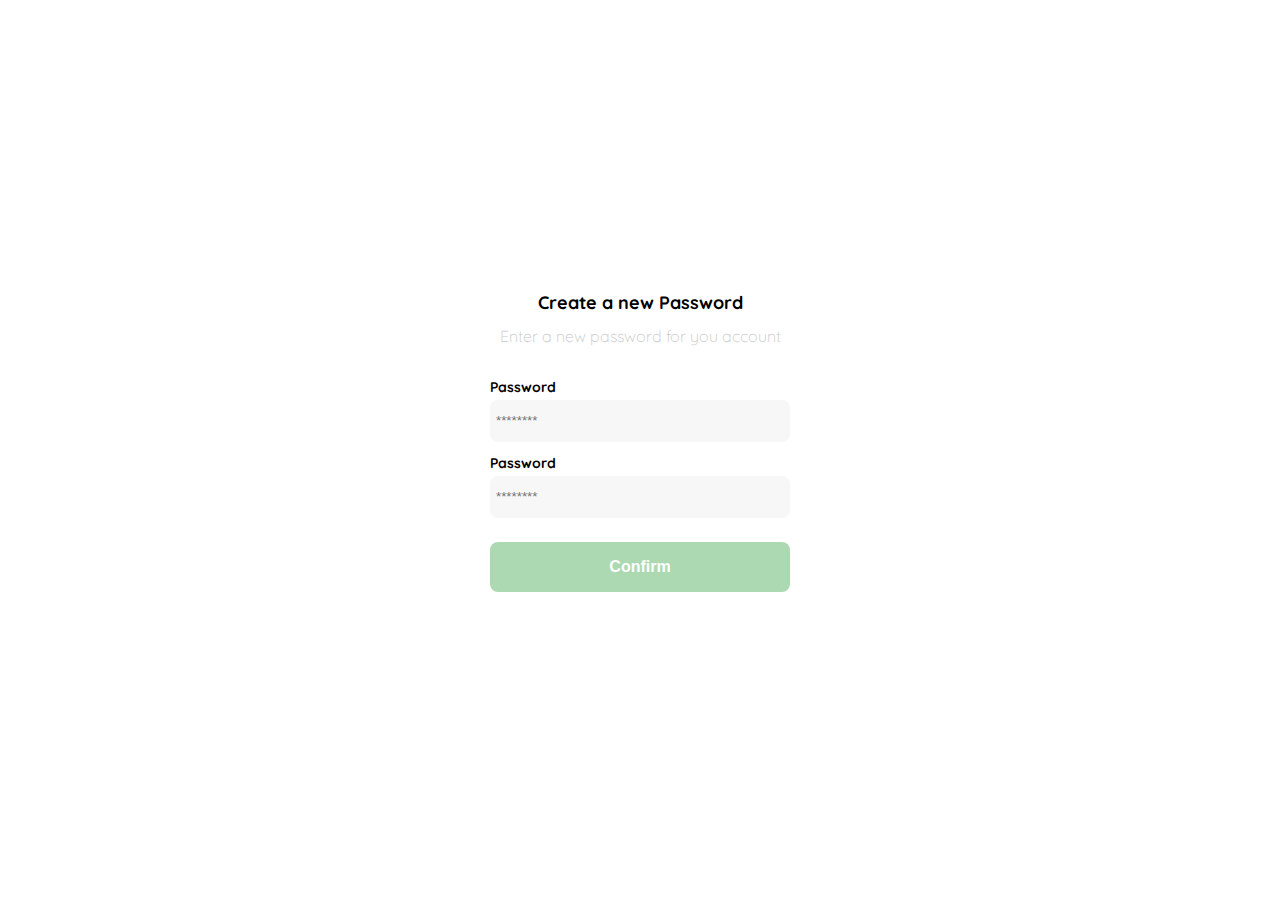
<file: change_pass.html>
<!DOCTYPE html>
<html lang="en">
  <head>
    <meta charset="UTF-8" />
    <meta http-equiv="X-UA-Compatible" content="IE=edge" />
    <meta name="viewport" content="width=device-width, initial-scale=1.0" />
    <link rel="preconnect" href="https://fonts.googleapis.com" />
    <link rel="preconnect" href="https://fonts.gstatic.com" crossorigin />
    <link
      href="https://fonts.googleapis.com/css2?family=Quicksand:wght@300;500;700&display=swap"
      rel="stylesheet"
    />

    <title>Password change</title>

    <style>
      :root {
        --sm: 1.4rem;
        --md: 1.6rem;
        --lg: 1.8rem;
        --white: #fff;
        --black: #000;
        --very-light-pink: #c7c7c7;
        --text-input-field: #f7f7f7;
        --hospital-green: #acd9b2;
        font-size: 62.5%;
      }
      body {
        margin: 0;
        font-size: 1.6rem;
        font-family: "Quicksand", sans-serif;
      }
      .login {
        width: 100%;
        height: 100vh;
        display: grid;
        place-items: center;
      }
      .form-container {
        display: grid;
        grid-template-rows: auto 1fr auto;
        width: 30rem;
      }
      .logo {
        width: 15rem;
        margin-bottom: 4.8rem;
        justify-self: center;
        display: none;
      }
      .title {
        font-size: var(--lg);
        margin-bottom: 1.2rem;
        text-align: center;
      }
      .subtitle {
        color: var(--very-light-pink);
        font-size: var(--md);
        font-weight: 300;
        margin-top: 0;
        margin-bottom: 3.2rem;
        text-align: center;
      }
      .form {
        display: flex;
        flex-direction: column;
      }
      .label {
        font-size: var(--sm);
        font-weight: bold;
        margin-bottom: 0.4rem;
      }
      .input {
        background-color: var(--text-input-field);
        border: none;
        border-radius: 0.8rem;
        height: 3rem;
        padding: 0.6rem;
        margin-bottom: 1.2rem;
      }
      .primary-button {
        background-color: var(--hospital-green);
        border-radius: 0.8rem;
        border: none;
        color: var(--white);
        width: 100%;
        cursor: pointer;
        font-size: var(--md);
        font-weight: bold;
        height: 5rem;
      }
      .login-button {
        margin-top: 1.2rem;
        margin-bottom: 3rem;
      }

      @media (max-width: 640px) {
        .logo {
          display: block;
        }
      }
    </style>
  </head>

  <body>
    <div class="login">
      <div class="form-container">
        <img src="./logos/logo_yard_sale.svg" alt="logo" class="logo" />

        <h1 class="title">Create a new Password</h1>
        <p class="subtitle">Enter a new password for you account</p>

        <form action="/" class="form">
          <label for="password" class="label">Password</label>
          <input
            type="password"
            name="password"
            id="password"
            placeholder="********"
            class="input input-password"
          />
          <label for="new-password" class="label">Password</label>
          <input
            type="new-password"
            name="new-password"
            id="new-password"
            placeholder="********"
            class="input input-password"
          />
          <input
            type="submit"
            value="Confirm"
            class="primary-button login-button"
          />
        </form>

      </div>
    </div>
  </body>
</html>
</file>
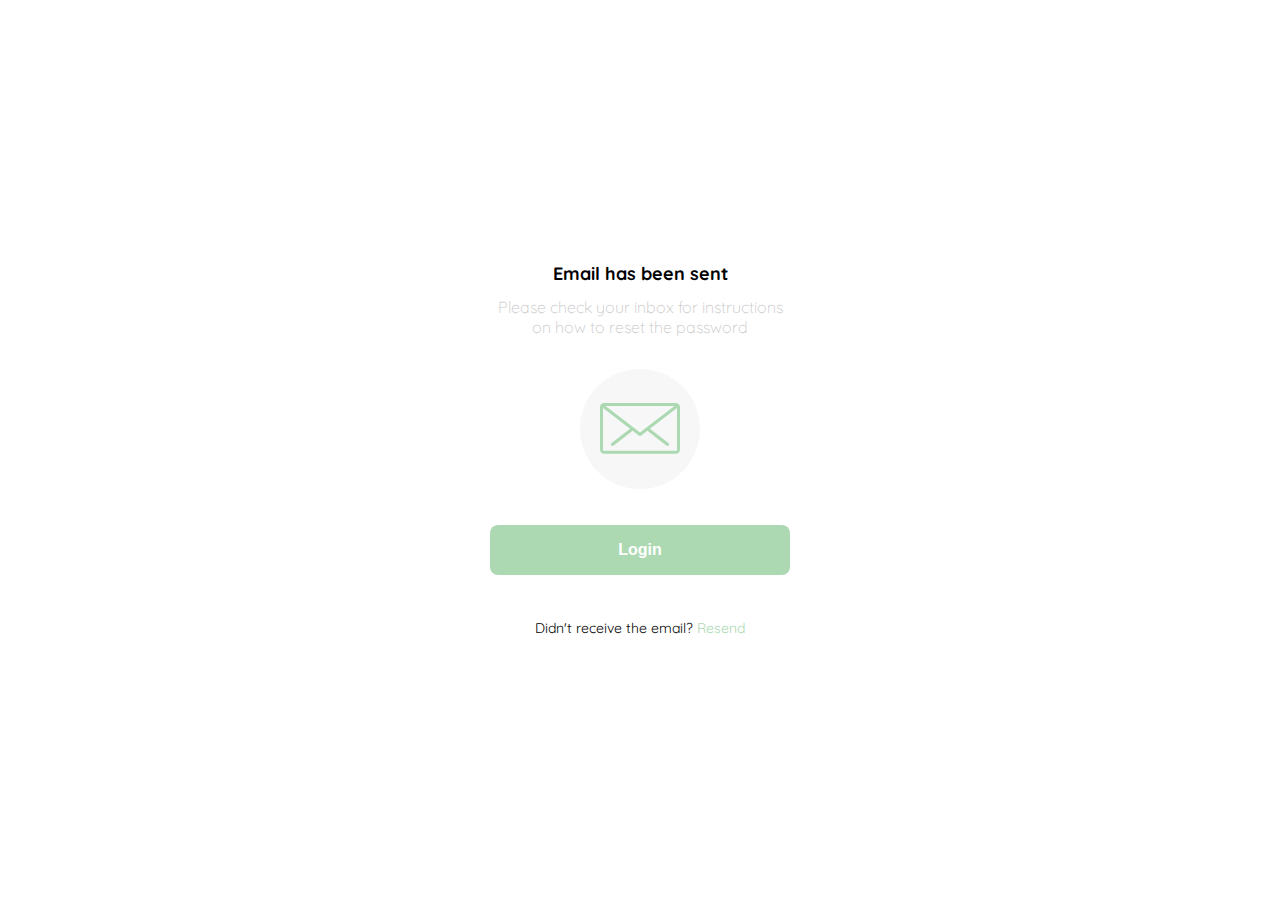
<file: email.html>
<!DOCTYPE html>
<html lang="en">
  <head>
    <meta charset="UTF-8" />
    <meta http-equiv="X-UA-Compatible" content="IE=edge" />
    <meta name="viewport" content="width=device-width, initial-scale=1.0" />
    <link rel="preconnect" href="https://fonts.googleapis.com" />
    <link rel="preconnect" href="https://fonts.gstatic.com" crossorigin />
    <link
      href="https://fonts.googleapis.com/css2?family=Quicksand:wght@300;500;700&display=swap"
      rel="stylesheet"
    />

    <title>Email</title>

    <style>
      :root {
        --sm: 1.4rem;
        --md: 1.6rem;
        --lg: 1.8rem;
        --white: #fff;
        --black: #000;
        --very-light-pink: #c7c7c7;
        --text-input-field: #f7f7f7;
        --hospital-green: #acd9b2;
        font-size: 62.5%;
      }
      body {
        margin: 0;
        font-size: 1.6rem;
        font-family: "Quicksand", sans-serif;
      }
      .login {
        width: 100%;
        height: 100vh;
        display: grid;
        place-items: center;
      }
      .form-container {
        display: grid;
        grid-template-rows: auto 1fr auto;
        width: 30rem;
        justify-items: center;
      }
      .logo {
        width: 15rem;
        margin-bottom: 4.8rem;
        justify-self: center;
        display: none;
      }
      .title {
        font-size: var(--lg);
        margin-bottom: 1.2rem;
        text-align: center;
      }
      .subtitle {
        color: var(--very-light-pink);
        font-size: var(--md);
        font-weight: 300;
        margin-top: 0;
        margin-bottom: 3.2rem;
        text-align: center;
      }
      .label {
        font-size: var(--sm);
        font-weight: bold;
        margin-bottom: 0.4rem;
      }
      .email-image {
        width: 12rem;
        height: 12rem;
        border-radius: 50%;
        background-color: var(--text-input-field);
        display: flex;
        justify-content: center;
        align-items: center;
        margin-bottom: 2.4rem;
      }
      .email-image img {
        width: 8rem;
      }
      .resend {
        font-size: var(--sm);
      }
      .resend span {
        color: var(--verylight-pink);
      }
      .resend a {
        color: var(--hospital-green);
        text-decoration: none;
      }
      .primary-button {
        background-color: var(--hospital-green);
        border-radius: 0.8rem;
        border: none;
        color: var(--white);
        width: 100%;
        cursor: pointer;
        font-size: var(--md);
        font-weight: bold;
        height: 5rem;
      }
      .login-button {
        margin-top: 1.2rem;
        margin-bottom: 3rem;
      }

      @media (max-width: 640px) {
        .logo {
          display: block;
        }
      }
    </style>
  </head>

  <body>
    <div class="login">
      <div class="form-container">
        <img src="./logos/logo_yard_sale.svg" alt="logo" class="logo" />

        <h1 class="title">Email has been sent</h1>
        <p class="subtitle">Please check your inbox for instructions on how to reset the password</p>

        <div class="email-image">
          <img src="./icons/email.svg" alt="email">
        </div>

        <button class="primary-button login-button">Login</button>

        <p class="resend">
          <span>Didn't receive the email? </span>
          <a href="#">Resend</a>
        </p>
      </div>
    </div>
  </body>
</html>
</file>
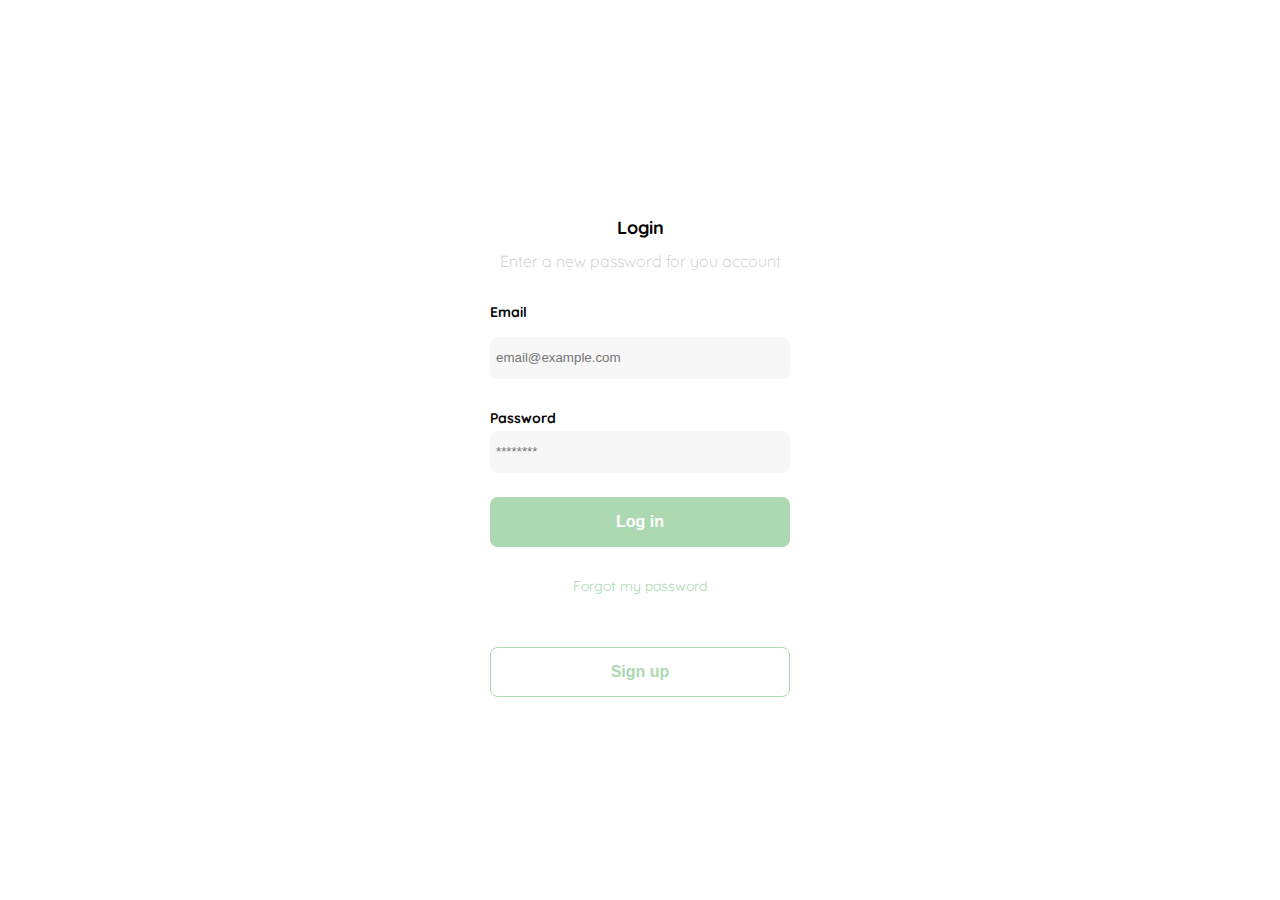
<file: login.html>
<!DOCTYPE html>
<html lang="en">
  <head>
    <meta charset="UTF-8" />
    <meta http-equiv="X-UA-Compatible" content="IE=edge" />
    <meta name="viewport" content="width=device-width, initial-scale=1.0" />
    <link rel="preconnect" href="https://fonts.googleapis.com" />
    <link rel="preconnect" href="https://fonts.gstatic.com" crossorigin />
    <link
      href="https://fonts.googleapis.com/css2?family=Quicksand:wght@300;500;700&display=swap"
      rel="stylesheet"
    />

    <title>Login</title>

    <style>
      :root {
        --sm: 1.4rem;
        --md: 1.6rem;
        --lg: 1.8rem;
        --white: #fff;
        --black: #000;
        --very-light-pink: #c7c7c7;
        --text-input-field: #f7f7f7;
        --hospital-green: #acd9b2;
        font-size: 62.5%;
      }
      body {
        margin: 0;
        font-size: 1.6rem;
        font-family: "Quicksand", sans-serif;
      }
      .login {
        width: 100%;
        height: 100vh;
        display: grid;
        place-items: center;
      }
      .form-container {
        display: grid;
        grid-template-rows: auto 1fr auto;
        width: 30rem;
      }
      .logo {
        width: 15rem;
        margin-bottom: 4.8rem;
        justify-self: center;
        display: none;
      }
      .title {
        font-size: var(--lg);
        margin-bottom: 1.2rem;
        text-align: center;
      }
      .subtitle {
        color: var(--very-light-pink);
        font-size: var(--md);
        font-weight: 300;
        margin-top: 0;
        margin-bottom: 3.2rem;
        text-align: center;
      }
      .form {
        display: flex;
        flex-direction: column;
      }
      .form a {
        color: var(--hospital-green);
        font-size: var(--sm);
        text-align: center;
        text-decoration: none;
        margin-bottom: 5.2rem;
      }
      .label {
        font-size: var(--sm);
        font-weight: bold;
        margin-bottom: 0.4rem;
      }
      .input {
        background-color: var(--text-input-field);
        border: none;
        border-radius: 0.8rem;
        height: 3rem;
        padding: 0.6rem;
        margin-bottom: 1.2rem;
      }
      .input-email {
        margin-top: 1.2rem;
        margin-bottom: 3rem;
      }
      .primary-button {
        background-color: var(--hospital-green);
        border-radius: 0.8rem;
        border: none;
        color: var(--white);
        width: 100%;
        cursor: pointer;
        font-size: var(--md);
        font-weight: bold;
        height: 5rem;
      }
      .secondary-button {
        background-color: var(--white);
        border-radius: 0.8rem;
        border: 1px solid var(--hospital-green);
        color: var(--hospital-green);
        width: 100%;
        cursor: pointer;
        font-size: var(--md);
        font-weight: bold;
        height: 5rem;
      }
      .login-button {
        margin-top: 1.2rem;
        margin-bottom: 3rem;
      }

      @media (max-width: 640px) {
        .logo {
          display: block;
        }
        .secondary-button {
          margin-top: 8rem;
        }
      }
    </style>
  </head>

  <body>
    <div class="login">
      <div class="form-container">
        <img src="./logos/logo_yard_sale.svg" alt="logo" class="logo" />

        <h1 class="title">Login</h1>
        <p class="subtitle">Enter a new password for you account</p>

        <form action="#" class="form">
          <label for="email" class="label">Email</label>
          <input
            type="email"
            name="email"
            id="email"
            placeholder="email@example.com"
            class="input input-email"
          />

          <label for="password" class="label">Password</label>
          <input
            type="password"
            name="password"
            id="password"
            placeholder="********"
            class="input input-password"
          />

          <input
            type="submit"
            value="Log in"
            class="primary-button login-button"
          />
          <a href="#">Forgot my password</a>
        </form>

        <button class="secondary-button signup-button">Sign up</button>

      </div>
    </div>
  </body>
</html>
</file>
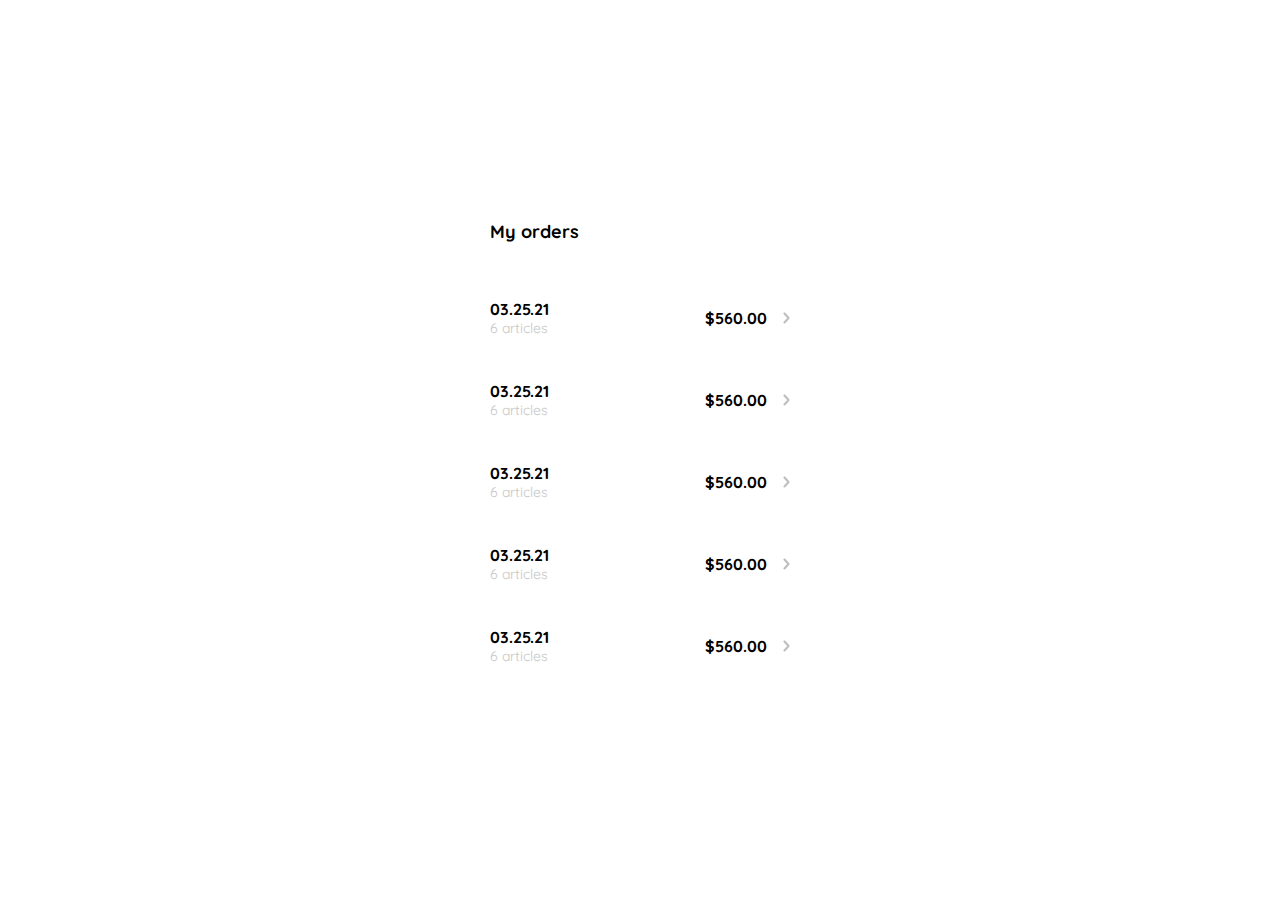
<file: my_orders.html>
<!DOCTYPE html>
<html lang="en">
  <head>
    <meta charset="UTF-8" />
    <meta http-equiv="X-UA-Compatible" content="IE=edge" />
    <meta name="viewport" content="width=device-width, initial-scale=1.0" />
    <link rel="preconnect" href="https://fonts.googleapis.com" />
    <link rel="preconnect" href="https://fonts.gstatic.com" crossorigin />
    <link
      href="https://fonts.googleapis.com/css2?family=Quicksand:wght@300;500;700&display=swap"
      rel="stylesheet"
    />

    <title>My orders</title>

    <style>
      :root {
        --sm: 1.4rem;
        --md: 1.6rem;
        --lg: 1.8rem;
        --white: #fff;
        --black: #000;
        --very-light-pink: #c7c7c7;
        --text-input-field: #f7f7f7;
        --hospital-green: #acd9b2;
        font-size: 62.5%;
      }
      body {
        margin: 0;
        font-size: 1.6rem;
        font-family: "Quicksand", sans-serif;
      }
      .my-order {
        width: 100%;
        height: 100vh;
        display: grid;
        place-items: center;
      }
      .title {
        font-size: var(--lg);
        margin-bottom: 4rem;
      }
      .my-order-container {
        display: grid;
        grid-template-rows: auto 1fr auto;
        width: 30rem;
      }
      .my-order-content {
        display: flex;
        flex-direction: column;
      }
      .order {
        display: grid;
        grid-template-columns: auto 1fr auto;
        gap: 1.6rem;
        align-items: center;
        margin-bottom: 1.2rem;
        border-radius: 0.8rem;
      }
      .order p:nth-child(1){
        display: flex;
        flex-direction: column;
      }
      .order p span:nth-child(1){
        font-size: var(--md);
        font-weight: bold;
      }
      .order p span:nth-child(2){
        font-size: var(--sm);
        color: var(--very-light-pink);
        ;
      }
      .order p:nth-child(2){
        text-align: end;
        font-weight: bold;
      }
    </style>
  </head>

  <body>
    <div class="my-order">
      <div class="my-order-container">
        <h1 class="title">My orders</h1>
        <div class="my-order-content">
          <div class="order">
            <p>
              <span>03.25.21</span>
              <span>6 articles</span>
            </p>
            <p>$560.00</p>
            <img src="./icons/flechita.svg" alt="arrow">
          </div>
          <div class="order">
            <p>
              <span>03.25.21</span>
              <span>6 articles</span>
            </p>
            <p>$560.00</p>
            <img src="./icons/flechita.svg" alt="arrow">
          </div>
          <div class="order">
            <p>
              <span>03.25.21</span>
              <span>6 articles</span>
            </p>
            <p>$560.00</p>
            <img src="./icons/flechita.svg" alt="arrow">
          </div>
          <div class="order">
            <p>
              <span>03.25.21</span>
              <span>6 articles</span>
            </p>
            <p>$560.00</p>
            <img src="./icons/flechita.svg" alt="arrow">
          </div>
          <div class="order">
            <p>
              <span>03.25.21</span>
              <span>6 articles</span>
            </p>
            <p>$560.00</p>
            <img src="./icons/flechita.svg" alt="arrow">
          </div>
        </div>
      </div>
    </div>
  </body>
</html>
</file>
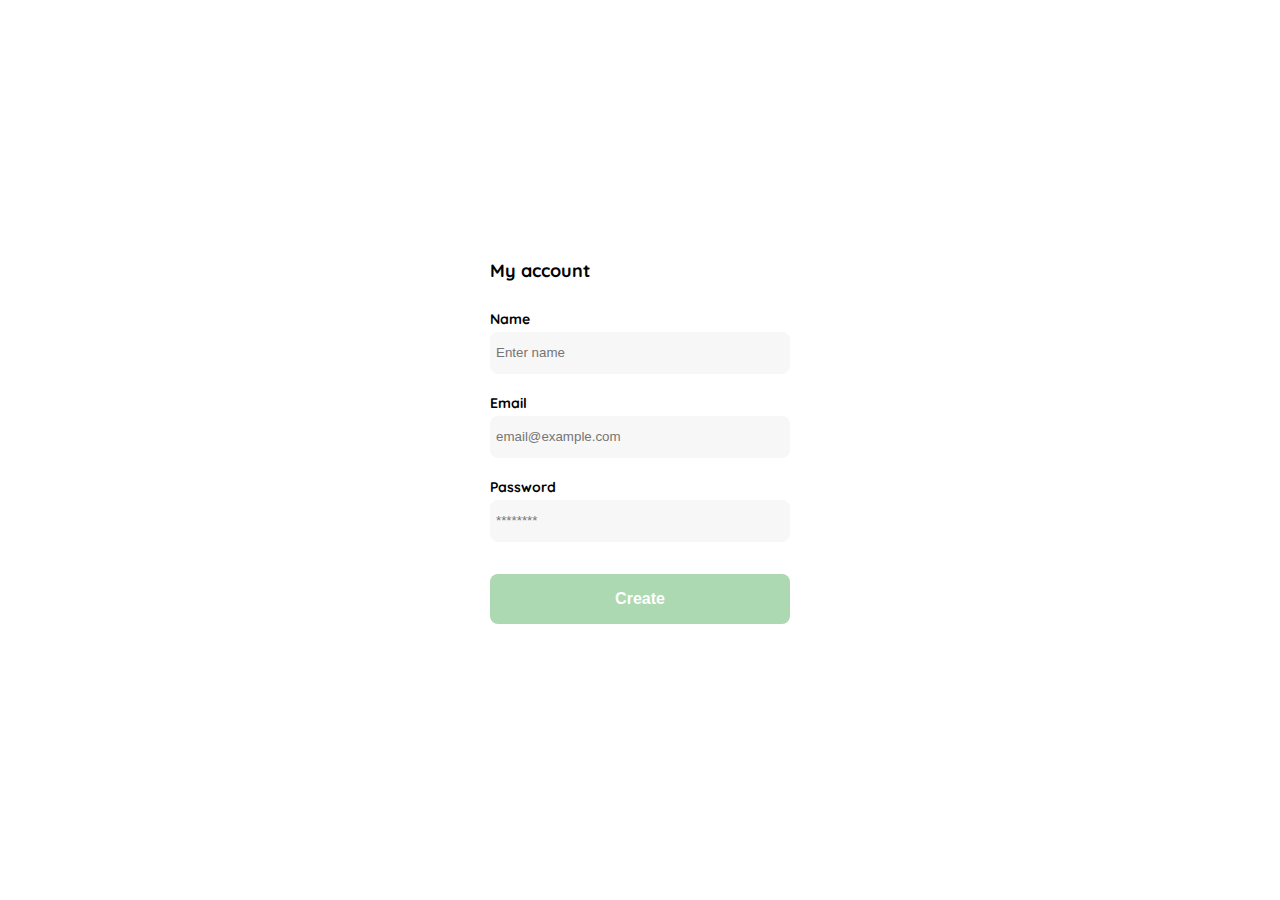
<file: update_user.html>
<!DOCTYPE html>
<html lang="en">
  <head>
    <meta charset="UTF-8" />
    <meta http-equiv="X-UA-Compatible" content="IE=edge" />
    <meta name="viewport" content="width=device-width, initial-scale=1.0" />
    <link rel="preconnect" href="https://fonts.googleapis.com" />
    <link rel="preconnect" href="https://fonts.gstatic.com" crossorigin />
    <link
      href="https://fonts.googleapis.com/css2?family=Quicksand:wght@300;500;700&display=swap"
      rel="stylesheet"
    />

    <title>Password change</title>

    <style>
      :root {
        --sm: 1.4rem;
        --md: 1.6rem;
        --lg: 1.8rem;
        --white: #fff;
        --black: #000;
        --very-light-pink: #c7c7c7;
        --text-input-field: #f7f7f7;
        --hospital-green: #acd9b2;
        font-size: 62.5%;
      }
      body {
        margin: 0;
        font-size: 1.6rem;
        font-family: "Quicksand", sans-serif;
      }
      .login {
        width: 100%;
        height: 100vh;
        display: grid;
        place-items: center;
      }
      .form-container {
        display: grid;
        grid-template-rows: auto 1fr auto;
        width: 30rem;
      }
      .logo {
        width: 15rem;
        margin-bottom: 4.8rem;
        justify-self: center;
        display: none;
      }
      .title {
        font-size: var(--lg);
        margin-bottom: 2.8rem;
        text-align: start;
      }
      .subtitle {
        color: var(--very-light-pink);
        font-size: var(--md);
        font-weight: 300;
        margin-top: 0;
        margin-bottom: 3.2rem;
        text-align: center;
      }
      .form {
        display: flex;
        flex-direction: column;
      }
      .form div {
        display: flex;
        flex-direction: column;
      }
      .label {
        font-size: var(--sm);
        font-weight: bold;
        margin-bottom: 0.4rem;
      }
      .input {
        background-color: var(--text-input-field);
        border: none;
        border-radius: 0.8rem;
        height: 3rem;
        padding: 0.6rem;
        margin-bottom: 1.2rem;
      }
      .input-name,
      .input-email,
      .input-password {
        margin-bottom: 2rem;
      }
      .primary-button {
        background-color: var(--hospital-green);
        border-radius: 0.8rem;
        border: none;
        color: var(--white);
        width: 100%;
        cursor: pointer;
        font-size: var(--md);
        font-weight: bold;
        height: 5rem;
      }
      .login-button {
        margin-top: 1.2rem;
        margin-bottom: 3rem;
      }

      @media (max-width: 640px) {
        .form-container {
          height: 100%;
        }
        .form {
          height: 100%;
          justify-content: space-between;
        }
      }
    </style>
  </head>

  <body>
    <div class="login">
      <div class="form-container">
        <h1 class="title">My account</h1>

        <form action="/" class="form">
          <div>
            <label for="name" class="label">Name</label>
            <input
              type="text"
              name="name"
              id="name"
              placeholder="Enter name"
              class="input input-name"
            />

            <label for="email" class="label">Email</label>
            <input
              type="email"
              name="email"
              id="email"
              placeholder="email@example.com"
              class="input input-email"
            />

            <label for="password" class="label">Password</label>
            <input
              type="password"
              name="password"
              id="password"
              placeholder="********"
              class="input input-password"
            />
          </div>

          <div>
            <input
              type="submit"
              value="Create"
              class="primary-button login-button"
            />
          </div>
        </form>
      </div>
    </div>
  </body>
</html>
</file>
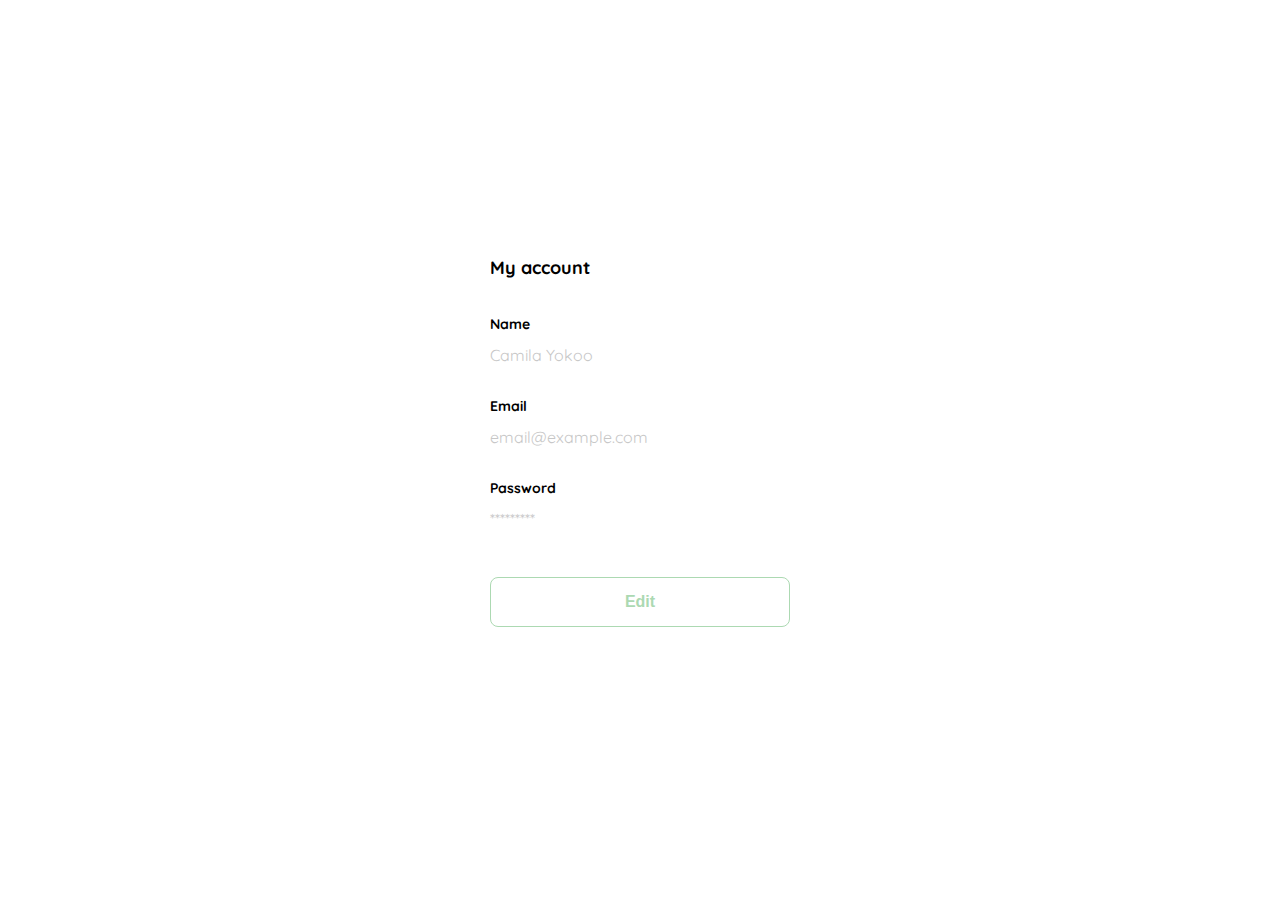
<file: updated_user.html>
<!DOCTYPE html>
<html lang="en">
  <head>
    <meta charset="UTF-8" />
    <meta http-equiv="X-UA-Compatible" content="IE=edge" />
    <meta name="viewport" content="width=device-width, initial-scale=1.0" />
    <link rel="preconnect" href="https://fonts.googleapis.com" />
    <link rel="preconnect" href="https://fonts.gstatic.com" crossorigin />
    <link
      href="https://fonts.googleapis.com/css2?family=Quicksand:wght@300;500;700&display=swap"
      rel="stylesheet"
    />

    <title>Updated</title>

    <style>
      :root {
        --sm: 1.4rem;
        --md: 1.6rem;
        --lg: 1.8rem;
        --white: #fff;
        --black: #000;
        --very-light-pink: #c7c7c7;
        --text-input-field: #f7f7f7;
        --hospital-green: #acd9b2;
        font-size: 62.5%;
      }
      body {
        margin: 0;
        font-size: 1.6rem;
        font-family: "Quicksand", sans-serif;
      }
      .login {
        width: 100%;
        height: 100vh;
        display: grid;
        place-items: center;
      }
      .form-container {
        display: grid;
        grid-template-rows: auto 1fr auto;
        width: 30rem;
      }
      .logo {
        width: 15rem;
        margin-bottom: 4.8rem;
        justify-self: center;
        display: none;
      }
      .title {
        font-size: var(--lg);
        margin-bottom: 3.6rem;
        text-align: start;
      }
      .form {
        display: flex;
        flex-direction: column;
      }
      .form div {
        display: flex;
        flex-direction: column;
      }
      .label {
        font-size: var(--sm);
        font-weight: bold;
        margin-bottom: 0.4rem;
      }
      .value {
        color: var(--very-light-pink);
        font-size: var(--md);
        margin: 0.8rem 0 3.2rem 0;
      }
      .secondary-button {
        background-color: var(--white);
        border-radius: 0.8rem;
        border: 1px solid var(--hospital-green);
        color: var(--hospital-green);
        width: 100%;
        cursor: pointer;
        font-size: var(--md);
        font-weight: bold;
        height: 5rem;
      }
      .login-button {
        margin-top: 1.6rem;
        margin-bottom: 3rem;
      }
      @media (max-width: 640px) {
        .form-container {
          height: 100%;
        }
        .form {
          height: 100%;
          justify-content: space-between;
        }
      }
    </style>
  </head>

  <body>
    <div class="login">
      <div class="form-container">
        <h1 class="title">My account</h1>

        <form action="/" class="form">
          <div>
            <label for="name" class="label">Name</label>
            <p class="value">Camila Yokoo</p>
            <label for="email" class="label">Email</label>
            <p class="value">email@example.com</p>
            <label for="password" class="label">Password</label>
            <p class="value">*********</p>
          </div>
          <input
            type="submit"
            value="Edit"
            class="secondary-button login-button"
          />
        </form>

      </div>
    </div>
  </body>
</html>
</file>
